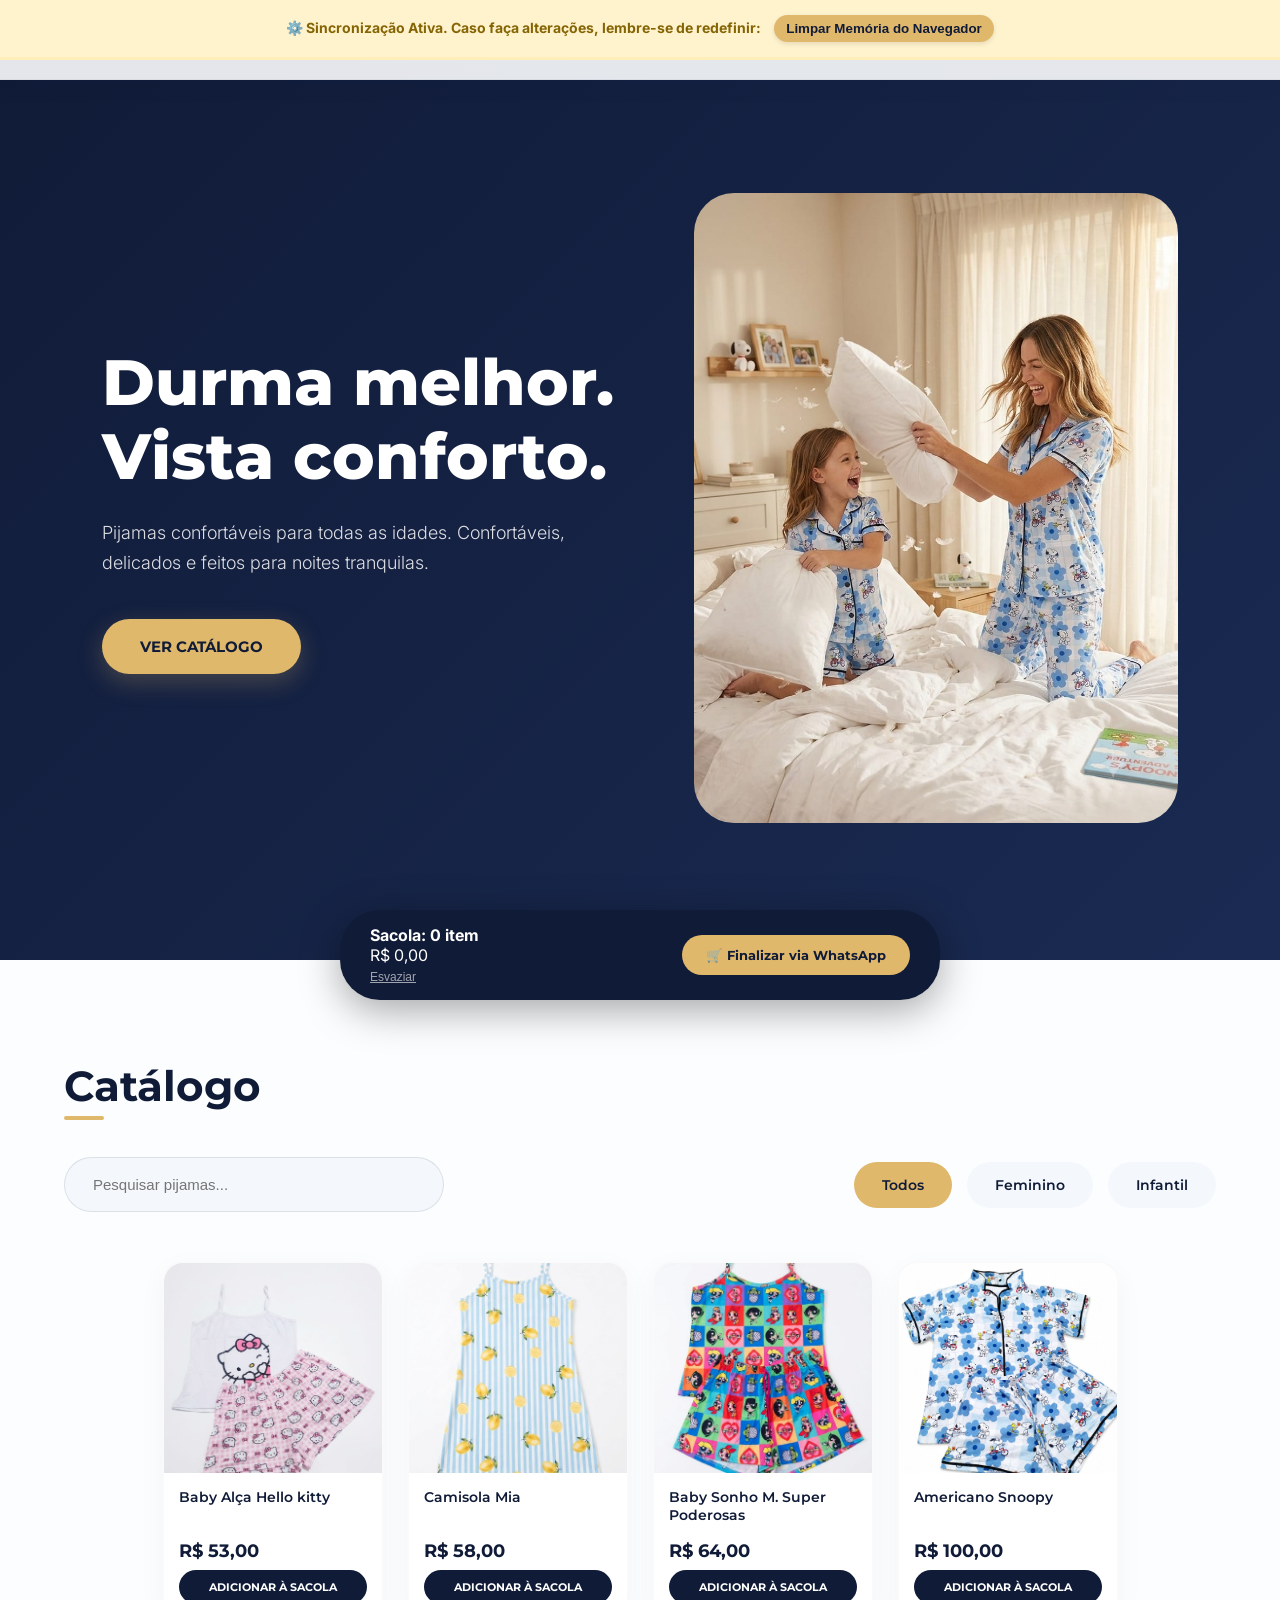
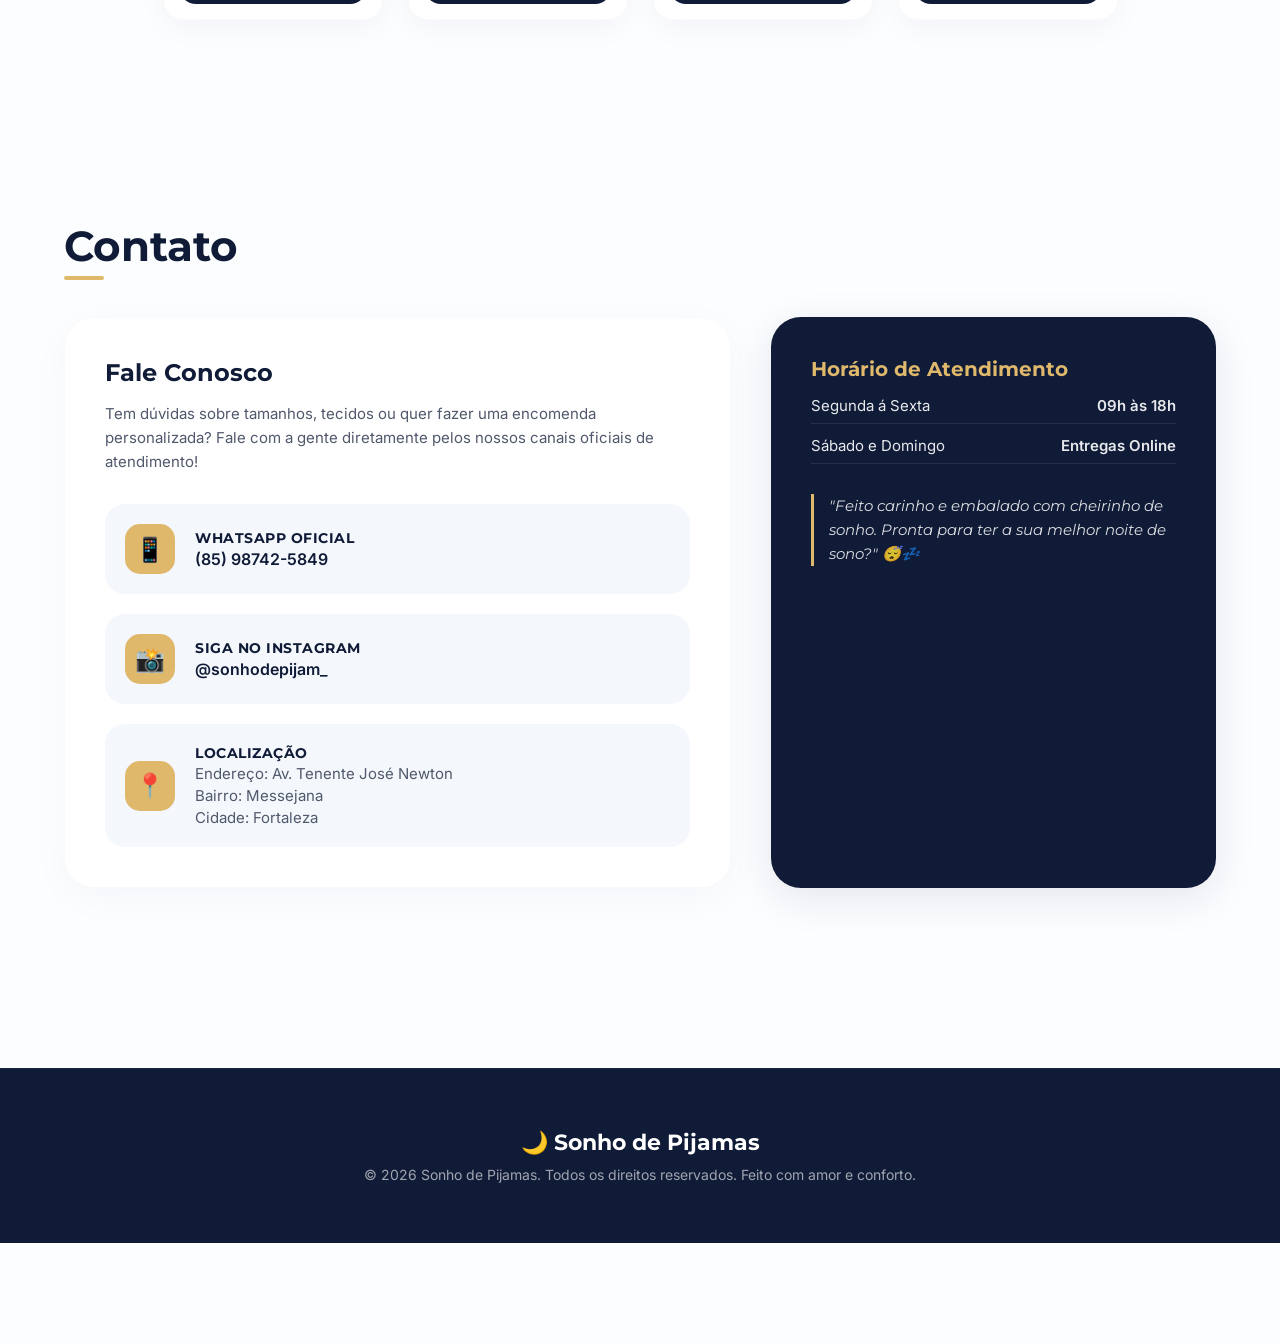
<file: index.html>
<!DOCTYPE html>
<html lang="pt-br">
<head>
    <meta charset="UTF-8">
    <meta name="viewport" content="width=device-width, initial-scale=1">
    <title>Sonho de Pijamas</title>

    <link rel="preconnect" href="https://fonts.googleapis.com">
    <link rel="preconnect" href="https://gstatic.com" crossorigin>
    <link href="https://fonts.googleapis.com/css2?family=Inter:wght@300;400;500;600&family=Montserrat:wght@300;400;500;600;700;800&display=swap" rel="stylesheet">

    <link rel="stylesheet" href="style.css">
</head>
<body>

    <div id="painel-erro">
        ⚙️ Sincronização Ativa. Caso faça alterações, lembre-se de redefinir: <button onclick="forcarLimpezaEletrica()" style="background:#dfb86c; color:#101b37; border:none; padding:6px 12px; cursor:pointer; font-weight:bold; margin-left:10px; border-radius:20px; box-shadow: 0 2px 5px rgba(0,0,0,0.1);">Limpar Memória do Navegador</button>
    </div>

    <header>
        <div class="logo">🌙 Sonho de Pijamas</div>
        <nav>
            <a href="#catalogo">Catálogo</a>
            <a href="#contato">Contato</a>
        </nav>
    </header>

    <section class="hero">
        <div>
            <h1>Durma melhor.<br>Vista conforto.</h1>
            <p>Pijamas confortáveis para todas as idades. Confortáveis, delicados e feitos para noites tranquilas.</p>
            <a class="botao" href="#catalogo">Ver Catálogo</a>
        </div>
        <div>
            <img src="foto 01.jpeg" alt="Pijama">
        </div>
    </section>

    <section class="container" id="catalogo">
        <h2 class="titulo">Catálogo</h2>
        
        <div class="busca">
            <input type="text" id="campo-busca" placeholder="Pesquisar pijamas..." onkeyup="filtrarPijamas()">
            
            <div class="filtros">
                <div class="filtro ativo" onclick="filtrarCategoria('todos', this)">Todos</div>
                <div class="filtro" onclick="filtrarCategoria('feminino', this)">Feminino</div>
                <div class="filtro" onclick="filtrarCategoria('infantil', this)">Infantil</div>
            </div>
        </div>

        <div class="grid" id="grid-produtos"></div>
    </section>

    <section class="container" id="contato">
        <h2 class="titulo">Contato</h2>
        
        <div class="contato-wrapper">
            <div class="contato-info">
                <h3>Fale Conosco</h3>
                <p>Tem dúvidas sobre tamanhos, tecidos ou quer fazer uma encomenda personalizada? Fale com a gente diretamente pelos nossos canais oficiais de atendimento!</p>
                
                <div class="contato-links">
                    <div class="contato-item">
                        <div class="icon">📱</div>
                        <div class="contato-texto">
                            <strong>WhatsApp Oficial</strong>
                            <a href="https://wa.me/5585987425849" target="_blank">(85) 98742-5849</a>
                        </div>
                    </div>

                    <div class="contato-item">
                        <div class="icon">📸</div>
                        <div class="contato-texto">
                            <strong>Siga no Instagram</strong>
                            <a href="https://www.instagram.com/sonhodepijam_?igsh=MXVzcmcxN283OTV3NQ=" target="_blank">@sonhodepijam_</a>
                        </div>
                    </div>

                    <div class="contato-item">
                        <div class="icon">📍</div>
                        <div class="contato-texto">
                            <strong>Localização</strong>
                            <span style="display: block; margin-bottom: 3px;">Endereço: Av. Tenente José Newton</span>
                            <span style="display: block; margin-bottom: 3px;">Bairro: Messejana</span> 
                            <span style="display: block;">Cidade: Fortaleza</span> 
                        </div>
                    </div>
                </div>
            </div>

            <div class="contato-lateral">
                <div>
                    <h3>Horário de Atendimento</h3>
                    <ul class="horarios">
    <li>Segunda á Sexta <span>09h às 18h</span></li>
    <li>Sábado e Domingo<span>Entregas Online</span></li>
</ul>
                
                <div class="mensagem-carinho">
                    "Feito carinho e embalado com cheirinho de sonho. Pronta para ter a sua melhor noite de sono?" 😴💤
                </div>
            </div>
        </div>
    </section>

    <div class="sacola-bar" id="sacola">
        <div class="sacola-info">
            <h4 id="itens-qtd">Sacola: 0 item</h4>
            <p id="total-preco">R$ 0,00</p>
            <button class="limpar-sacola" onclick="limparCarrinho()">Esvaziar</button>
        </div>
        <button class="btn-finalizar" onclick="enviarPedidoWhatsApp()">
            🛒 Finalizar via WhatsApp
        </button>
    </div>

    <footer>
        <h2>🌙 Sonho de Pijamas</h2>
        <p>&copy; 2026 Sonho de Pijamas. Todos os direitos reservados. Feito com amor e conforto.</p>
    </footer>

    <script>
        const TELEFONE_WHATSAPP = "5585987425849"; 
        let carrinho = [];

        const pijamasPadrao = [
            { id: 1, nome: "Baby Alça Hello kitty", preco: 53.00, categoria: "feminino", img: "baby alça (2).jpeg" },
            { id: 2, nome: "Camisola Mia", preco: 58.00, categoria: "feminino", img: "WhatsApp Image 2026-07-15 at 12.56.06.jpeg" },
            { id: 3, nome: "Baby Sonho M. Super Poderosas", preco: 64.00, categoria: "infantil", img: "baby alça.jpeg" },
            { id: 4, nome: "Americano Snoopy", preco: 100.00, categoria: "infantil", img: "babysonho.jpeg.jpeg" }
        ];

        let listaProdutos = [];

        function forcarLimpezaEletrica() {
            localStorage.clear();
            localStorage.setItem('produtos_catalogo', JSON.stringify(pijamasPadrao));
            alert("Memória limpa! Página reiniciada.");
            location.reload();
        }

        // Função de escape para prevenir XSS
        function escapeHTML(str) {
            if (!str) return '';
            return String(str)
                .replace(/&/g, "&amp;")
                .replace(/</g, "&lt;")
                .replace(/>/g, "&gt;")
                .replace(/"/g, "&quot;")
                .replace(/'/g, "&#039;");
        }

        try {
            const dadosLocais = localStorage.getItem('produtos_catalogo');
            if (!dadosLocais || dadosLocais === "undefined" || dadosLocais === "null" || dadosLocais === "[]") {
                localStorage.setItem('produtos_catalogo', JSON.stringify(pijamasPadrao));
                listaProdutos = pijamasPadrao;
            } else {
                listaProdutos = JSON.parse(dadosLocais);
            }
        } catch (e) {
            listaProdutos = pijamasPadrao;
        }

        let filtroCategoriaAtual = 'todos';

        function renderizarCatalogo() {
            const grid = document.getElementById('grid-produtos');
            if (!grid) return;
            
            grid.innerHTML = ""; 

            listaProdutos.forEach(pijama => {
                let cat = pijama.categoria || pijama.category || 'todos';
                cat = cat.toLowerCase().trim();

                grid.innerHTML += `
                    <div class="card" data-category="${escapeHTML(cat)}">
                        <img src="${escapeHTML(pijama.img)}" alt="${escapeHTML(pijama.nome)}" onerror="this.src='https://via.placeholder.com/220x210?text=Imagem'">
                        <div class="info">
                            <h3>${escapeHTML(pijama.nome)}</h3>
                            <div class="preco">R$ ${Number(pijama.preco).toFixed(2).replace('.', ',')}</div>
                            <button class="add-bag" 
                                    data-nome="${escapeHTML(pijama.nome)}" 
                                    data-preco="${pijama.preco}" 
                                    onclick="adicionarAoCarrinhoBtn(this)">
                                Adicionar à Sacola
                            </button>
                        </div>
                    </div>
                `;
            });
            
            aplicarFiltrosCombinados();
        }

        function adicionarAoCarrinhoBtn(btn) {
            const nome = btn.getAttribute('data-nome');
            const preco = parseFloat(btn.getAttribute('data-preco'));
            adicionarAoCarrinho(nome, preco);
        }

        function adicionarAoCarrinho(nome, preco) {
            const itemExistente = carrinho.find(item => item.nome === nome);
            if (itemExistente) { 
                itemExistente.quantidade += 1; 
            } else { 
                carrinho.push({ nome: nome, preco: Number(preco), quantidade: 1 }); 
            }
            atualizarInterfaceSacola();
        }

        function atualizarInterfaceSacola() {
            const sacola = document.getElementById('sacola');
            const itensQtd = document.getElementById('itens-qtd');
            const totalPreco = document.getElementById('total-preco');
            
            if (carrinho.length === 0) { 
                if(sacola) sacola.classList.remove('active'); 
                return; 
            }
            
            let totalItens = 0; 
            let valorTotal = 0;
            
            carrinho.forEach(item => { 
                totalItens += item.quantidade; 
                valorTotal += (item.preco * item.quantidade); 
            });
            
            if(itensQtd) itensQtd.innerText = `Sacola: ${totalItens} ${totalItens === 1 ? 'item' : 'itens'}`;
            if(totalPreco) totalPreco.innerText = `R$ ${valorTotal.toFixed(2).replace('.', ',')}`;
            if(sacola) sacola.classList.add('active');
        }

        function limparCarrinho() { 
            carrinho = []; 
            atualizarInterfaceSacola(); 
        }

        function enviarPedidoWhatsApp() {
            if (carrinho.length === 0) return;
            let mensagem = "Olá, Sonho de Pijamas! Gostaria de encomendar os seguintes produtos:\n\n";
            let valorTotal = 0;
            
            carrinho.forEach(item => {
                valorTotal += item.preco * item.quantidade;
                mensagem += `🔹 *${item.quantidade}x* ${item.nome} - R$ ${item.preco.toFixed(2).replace('.', ',')} cada\n`;
            });
            
            mensagem += `\n*Total do Pedido:* R$ ${valorTotal.toFixed(2).replace('.', ',')}\n\nPode me ajudar a finalizar a compra?`;
            window.open(`https://wa.me/${TELEFONE_WHATSAPP}?text=${encodeURIComponent(mensagem)}`, '_blank');
        }

        function aplicarFiltrosCombinados() {
            const buscaInput = document.getElementById('campo-busca');
            const termoBusca = buscaInput ? buscaInput.value.toLowerCase().trim() : "";
            const cards = document.querySelectorAll('.card');

            cards.forEach(card => {
                const titulo = card.querySelector('.info h3').innerText.toLowerCase();
                const categoriaCard = card.getAttribute('data-category') ? card.getAttribute('data-category').toLowerCase().trim() : "";

                const atendeBusca = titulo.includes(termoBusca);
                const atendeCategoria = (filtroCategoriaAtual === 'todos' || categoriaCard === filtroCategoriaAtual);

                if (atendeBusca && atendeCategoria) {
                    card.classList.remove('escondido');
                } else {
                    card.classList.add('escondido');
                }
            });
        }

        function filtrarPijamas() {
            aplicarFiltrosCombinados();
        }

        function filtrarCategoria(categoria, elementoBotao) {
            document.querySelectorAll('.filtro').forEach(b => b.classList.remove('ativo'));
            if(elementoBotao) elementoBotao.classList.add('ativo');
            
            filtroCategoriaAtual = categoria.toLowerCase().trim();
            aplicarFiltrosCombinados();
        }

        window.onload = function() {
            renderizarCatalogo();
        };
    </script>
</body>
</html>
</file>
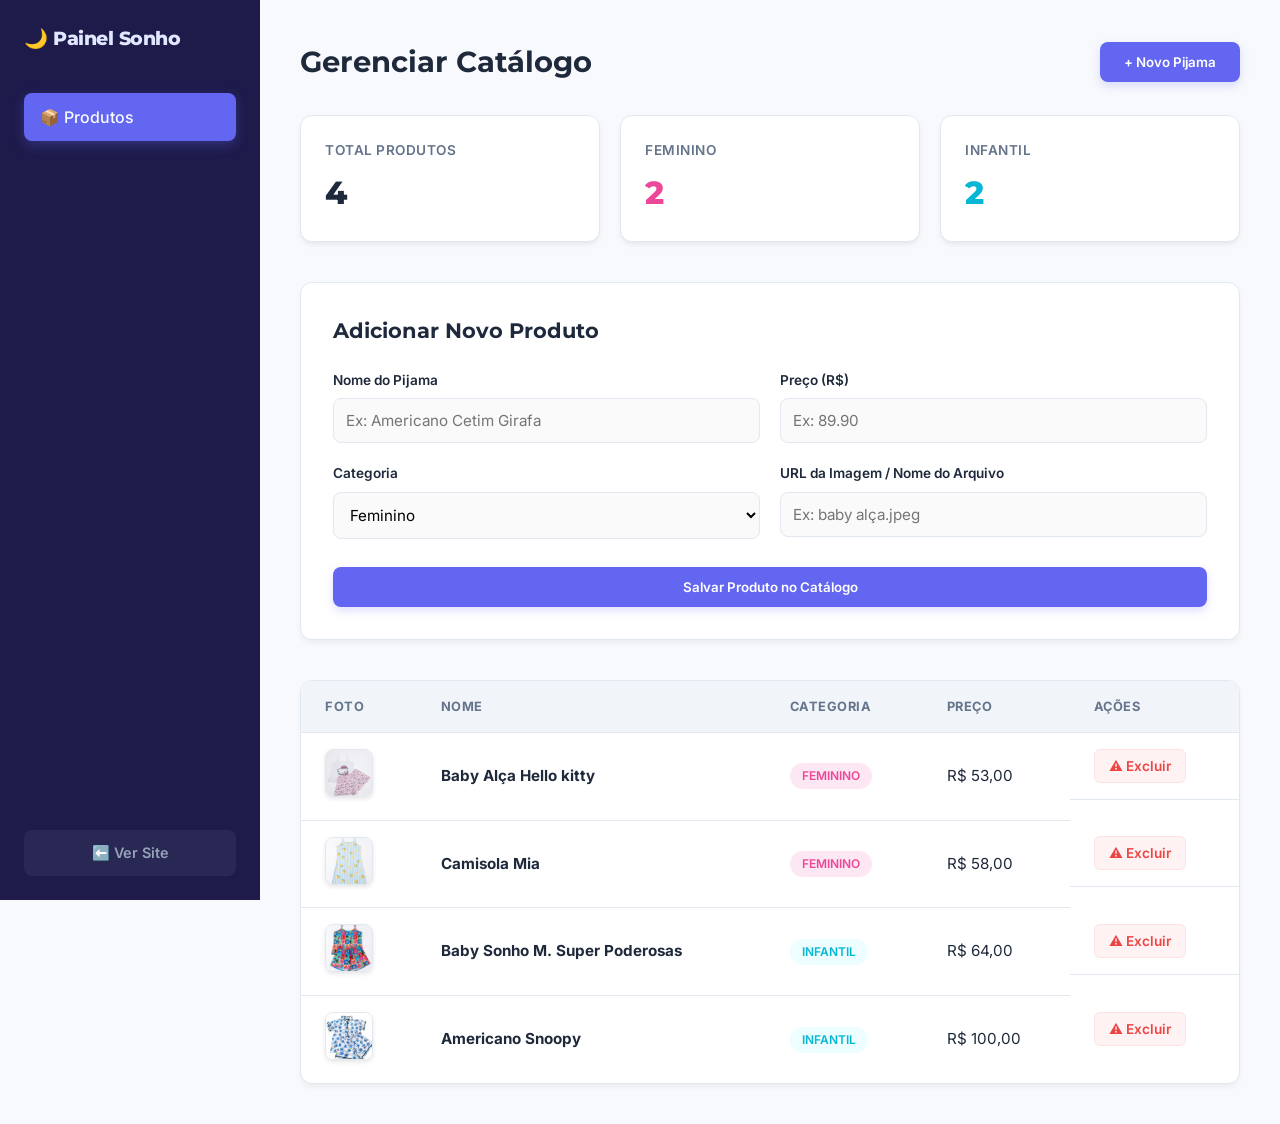
<file: painel do admistrador.html>
<!DOCTYPE html>
<html lang="pt-br">
<head>
    <meta charset="UTF-8">
    <meta name="viewport" content="width=device-width, initial-scale=1.0">
    <title>Painel Admin - Sonho de Pijamas</title>
    <link href="https://fonts.googleapis.com/css2?family=Inter:wght@400;500;600&family=Montserrat:wght@600;700;800&display=swap" rel="stylesheet">
    <link rel="stylesheet" href="admin.css">
</head>
<body>

    <div class="admin-container">
        
        <!-- SIDEBAR -->
        <aside class="sidebar">
            <div class="sidebar-topo">
                <div class="logo-admin">🌙 Painel Sonho</div>
                <ul class="sidebar-menu">
                    <li class="ativo"><a href="#">📦 Produtos</a></li>
                </ul>
            </div>
            <a href="index.html" class="btn-sair">⬅️ Ver Site</a>
        </aside>
        
        <!-- CONTEÚDO PRINCIPAL -->
        <main class="conteudo-principal">
            
            <div class="header-admin">
                <h1>Gerenciar Catálogo</h1>
                <button class="btn-primary" onclick="document.getElementById('cadastro').scrollIntoView({behavior: 'smooth'})">+ Novo Pijama</button>
            </div>

            <!-- ESTATÍSTICAS RÁPIDAS -->
            <div class="cards-resumo">
                <div class="card-mini"><p>Total Produtos</p><span id="qtd-total">0</span></div>
                <div class="card-mini"><p>Feminino</p><span id="qtd-fem">0</span></div>
                <div class="card-mini"><p>Infantil</p><span id="qtd-inf">0</span></div>
            </div>

            <!-- FORMULÁRIO DE CADASTRO -->
            <section class="secao-cadastro" id="cadastro">
                <h2>Adicionar Novo Produto</h2>
                <form class="form-grid" id="form-produto">
                    <div class="form-grupo">
                        <label>Nome do Pijama</label>
                        <input type="text" id="prod-nome" placeholder="Ex: Americano Cetim Girafa" required>
                    </div>
                    <div class="form-grupo">
                        <label>Preço (R$)</label>
                        <input type="number" step="0.01" min="0" id="prod-preco" placeholder="Ex: 89.90" required>
                    </div>
                    <div class="form-grupo">
                        <label>Categoria</label>
                        <select id="prod-categoria">
                            <option value="feminino">Feminino</option>
                            <option value="infantil">Infantil</option>
                        </select>
                    </div>
                    <div class="form-grupo">
                        <label>URL da Imagem / Nome do Arquivo</label>
                        <input type="text" id="prod-img" placeholder="Ex: baby alça.jpeg" required>
                    </div>
                    <div class="form-grupo total">
                        <button type="submit" class="btn-primary">Salvar Produto no Catálogo</button>
                    </div>
                </form>
            </section>

            <!-- LISTAGEM ATUAL -->
            <section class="secao-tabela">
                <div class="tabela-wrapper">
                    <table>
                        <thead>
                            <tr>
                                <th>Foto</th>
                                <th>Nome</th>
                                <th>Categoria</th>
                                <th>Preço</th>
                                <th>Ações</th>
                            </tr>
                        </thead>
                        <tbody id="tabela-produtos">
                            <!-- Injetado dinamicamente -->
                        </tbody>
                    </table>
                </div>
            </section>

        </main>
    </div>

    <script src="admin.js"></script>

</body>
</html>
</file>
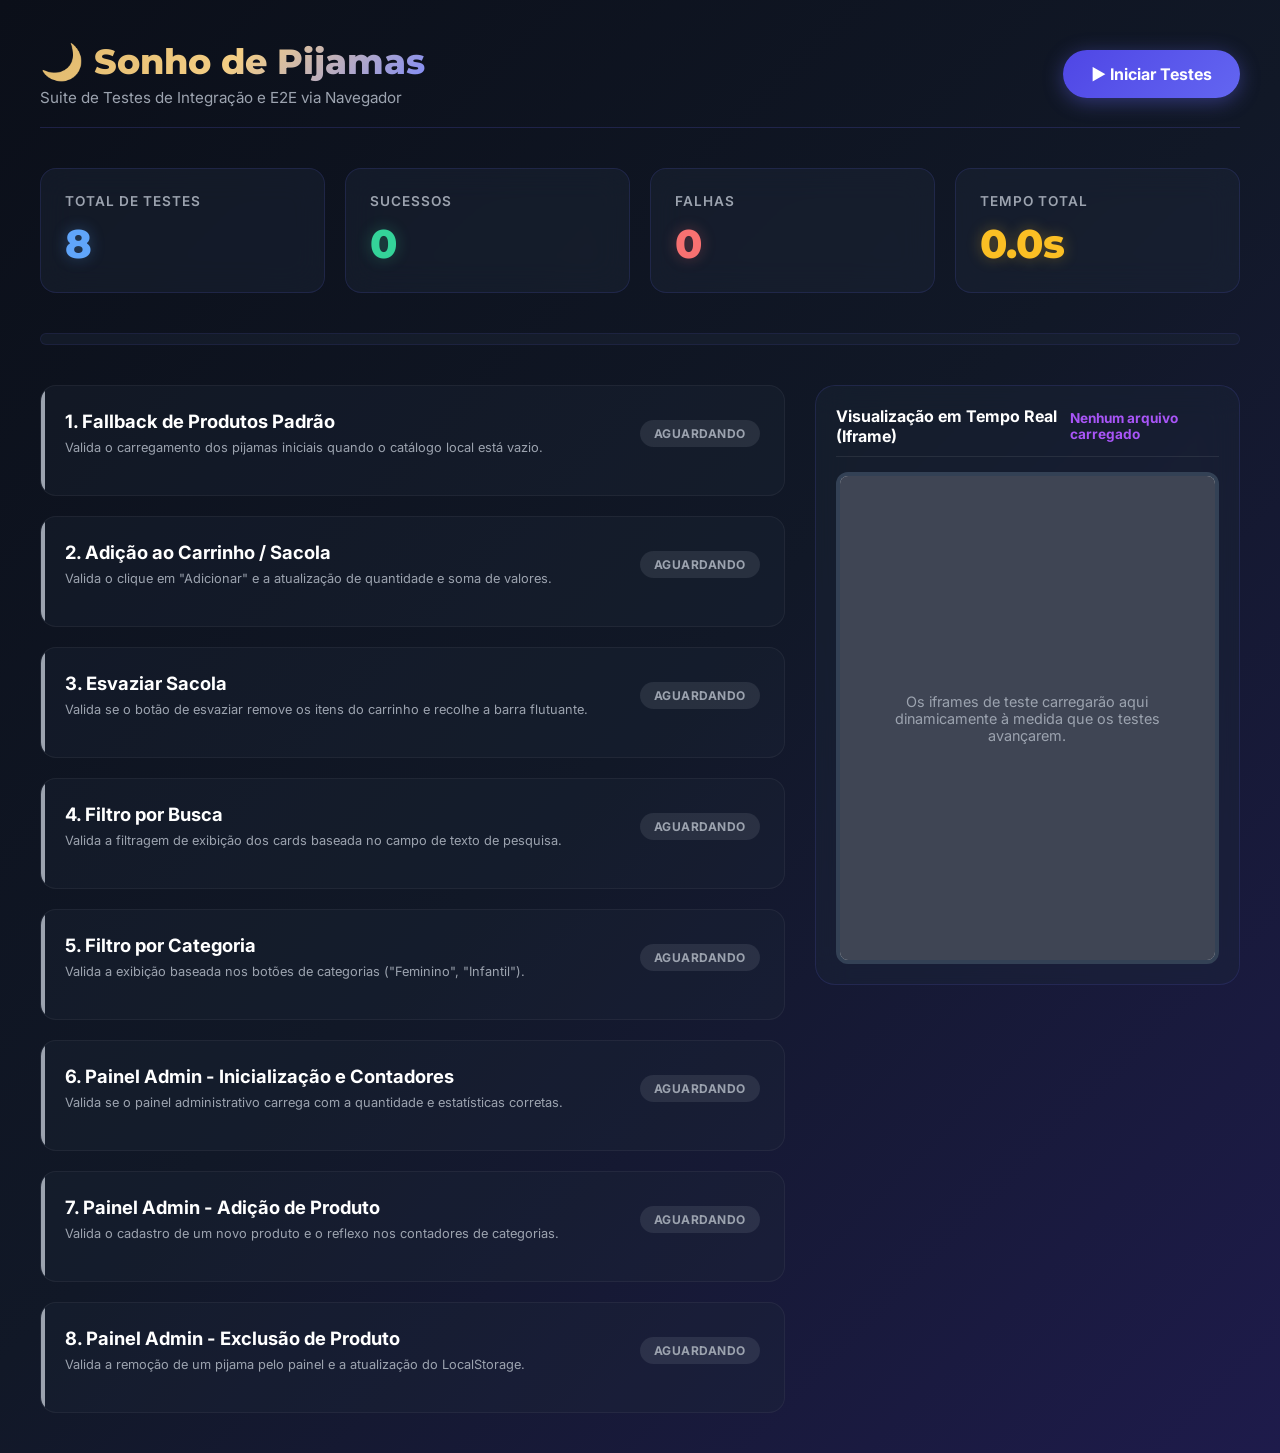
<file: testes.html>
<!DOCTYPE html>
<html lang="pt-br">
<head>
    <meta charset="UTF-8">
    <meta name="viewport" content="width=device-width, initial-scale=1.0">
    <title>Painel de Testes Automatizados - Sonho de Pijamas</title>
    <link href="https://fonts.googleapis.com/css2?family=Inter:wght@300;400;500;600;700&family=Montserrat:wght@700;800&display=swap" rel="stylesheet">
    <style>
        * {
            margin: 0;
            padding: 0;
            box-sizing: border-box;
            font-family: 'Inter', sans-serif;
        }

        body {
            background: linear-gradient(135deg, #0b0f19 0%, #111827 50%, #1e1b4b 100%);
            color: #f3f4f6;
            min-height: 100vh;
            padding: 40px 20px;
            overflow-y: scroll;
        }

        /* SCROLLBAR */
        ::-webkit-scrollbar {
            width: 8px;
        }
        ::-webkit-scrollbar-track {
            background: #0f172a;
        }
        ::-webkit-scrollbar-thumb {
            background: #6366f1;
            border-radius: 4px;
        }
        ::-webkit-scrollbar-thumb:hover {
            background: #4f46e5;
        }

        .dashboard {
            max-width: 1200px;
            margin: 0 auto;
        }

        header {
            display: flex;
            justify-content: space-between;
            align-items: center;
            margin-bottom: 40px;
            border-bottom: 1px solid rgba(99, 102, 241, 0.2);
            padding-bottom: 20px;
        }

        .logo-area h1 {
            font-family: 'Montserrat', sans-serif;
            font-size: 2.2rem;
            font-weight: 800;
            background: linear-gradient(135deg, #dfb86c 0%, #f4ce84 50%, #818cf8 100%);
            -webkit-background-clip: text;
            -webkit-text-fill-color: transparent;
            margin-bottom: 5px;
        }

        .logo-area p {
            color: #9ca3af;
            font-size: 0.95rem;
        }

        .btn-run {
            background: linear-gradient(135deg, #4f46e5 0%, #6366f1 100%);
            color: white;
            border: none;
            padding: 14px 28px;
            border-radius: 50px;
            font-weight: 700;
            cursor: pointer;
            box-shadow: 0 4px 20px rgba(99, 102, 241, 0.4);
            transition: all 0.3s cubic-bezier(0.175, 0.885, 0.32, 1.275);
            display: flex;
            align-items: center;
            gap: 10px;
            font-size: 1rem;
        }

        .btn-run:hover {
            transform: scale(1.05) translateY(-2px);
            box-shadow: 0 8px 25px rgba(99, 102, 241, 0.6);
        }

        .btn-run:active {
            transform: scale(0.98);
        }

        /* ESTATÍSTICAS */
        .resumo-grid {
            display: grid;
            grid-template-columns: repeat(auto-fit, minmax(220px, 1fr));
            gap: 20px;
            margin-bottom: 40px;
        }

        .card-stat {
            background: rgba(30, 41, 59, 0.4);
            border: 1px solid rgba(99, 102, 241, 0.15);
            backdrop-filter: blur(16px);
            border-radius: 16px;
            padding: 24px;
            display: flex;
            flex-direction: column;
            justify-content: space-between;
            transition: all 0.3s;
        }

        .card-stat:hover {
            transform: translateY(-4px);
            border-color: rgba(99, 102, 241, 0.3);
            background: rgba(30, 41, 59, 0.65);
        }

        .card-stat p {
            font-size: 0.85rem;
            font-weight: 600;
            color: #9ca3af;
            text-transform: uppercase;
            letter-spacing: 1px;
            margin-bottom: 10px;
        }

        .card-stat span {
            font-size: 2.5rem;
            font-weight: 800;
            font-family: 'Montserrat', sans-serif;
        }

        .card-stat.sucesso span {
            color: #34d399;
            text-shadow: 0 0 15px rgba(52, 211, 153, 0.3);
        }

        .card-stat.falha span {
            color: #f87171;
            text-shadow: 0 0 15px rgba(248, 113, 113, 0.3);
        }

        .card-stat.total span {
            color: #60a5fa;
            text-shadow: 0 0 15px rgba(96, 165, 250, 0.3);
        }

        .card-stat.tempo span {
            color: #fbbf24;
            text-shadow: 0 0 15px rgba(251, 191, 36, 0.3);
        }

        /* PROGRESSO */
        .progress-bar-wrapper {
            background: rgba(30, 41, 59, 0.4);
            border: 1px solid rgba(99, 102, 241, 0.1);
            border-radius: 50px;
            height: 12px;
            margin-bottom: 40px;
            overflow: hidden;
            position: relative;
        }

        .progress-bar {
            width: 0%;
            height: 100%;
            background: linear-gradient(90deg, #6366f1 0%, #a855f7 50%, #34d399 100%);
            transition: width 0.4s ease;
            border-radius: 50px;
        }

        /* CONTEÚDO EM GRID (TESTES + PREVIEW) */
        .main-layout {
            display: grid;
            grid-template-columns: 1.4fr 0.8fr;
            gap: 30px;
        }

        @media(max-width: 900px) {
            .main-layout {
                grid-template-columns: 1fr;
            }
        }

        /* LISTA DOS TESTES */
        .lista-testes {
            display: flex;
            flex-direction: column;
            gap: 20px;
        }

        .teste-item {
            background: rgba(30, 41, 59, 0.3);
            border: 1px solid rgba(255, 255, 255, 0.05);
            border-radius: 16px;
            padding: 24px;
            transition: all 0.3s;
            position: relative;
            overflow: hidden;
        }

        .teste-item::before {
            content: '';
            position: absolute;
            left: 0;
            top: 0;
            bottom: 0;
            width: 4px;
            background: #9ca3af;
        }

        .teste-item.running::before {
            background: #60a5fa;
            animation: pulse-border 1.5s infinite;
        }

        .teste-item.passed::before {
            background: #34d399;
        }

        .teste-item.failed::before {
            background: #f87171;
        }

        @keyframes pulse-border {
            0% { opacity: 0.4; }
            50% { opacity: 1; }
            100% { opacity: 0.4; }
        }

        .teste-header {
            display: flex;
            justify-content: space-between;
            align-items: center;
            margin-bottom: 15px;
        }

        .teste-info h3 {
            font-size: 1.15rem;
            font-weight: 700;
            color: #ffffff;
            margin-bottom: 4px;
        }

        .teste-info span {
            font-size: 0.8rem;
            color: #9ca3af;
        }

        .badge {
            padding: 6px 14px;
            border-radius: 30px;
            font-size: 0.75rem;
            font-weight: 700;
            text-transform: uppercase;
            letter-spacing: 0.5px;
        }

        .badge.waiting { background: rgba(156, 163, 175, 0.15); color: #9ca3af; }
        .badge.running { background: rgba(96, 165, 250, 0.15); color: #60a5fa; animation: pulse-text 1.5s infinite; }
        .badge.passed { background: rgba(52, 211, 153, 0.15); color: #34d399; }
        .badge.failed { background: rgba(248, 113, 113, 0.15); color: #f87171; }

        @keyframes pulse-text {
            0% { opacity: 0.7; }
            50% { opacity: 1; }
            100% { opacity: 0.7; }
        }

        /* DETALHES DE ASSERÇÕES */
        .assercoes-list {
            list-style: none;
            display: flex;
            flex-direction: column;
            gap: 8px;
            margin-top: 10px;
            border-top: 1px solid rgba(255, 255, 255, 0.05);
            padding-top: 15px;
        }

        .assercoes-list li {
            font-size: 0.9rem;
            display: flex;
            align-items: flex-start;
            gap: 10px;
            line-height: 1.4;
        }

        .assercoes-list li.ok {
            color: #a7f3d0;
        }

        .assercoes-list li.err {
            color: #fca5a5;
            font-weight: 500;
        }

        .assercoes-list li .icon {
            font-size: 1rem;
        }

        .assercoes-list li.ok .icon { color: #34d399; }
        .assercoes-list li.err .icon { color: #f87171; }

        /* PREVIEW IFRAME */
        .preview-area {
            position: sticky;
            top: 40px;
            background: rgba(30, 41, 59, 0.35);
            border: 1px solid rgba(99, 102, 241, 0.15);
            border-radius: 20px;
            padding: 20px;
            backdrop-filter: blur(16px);
            display: flex;
            flex-direction: column;
            height: 600px;
        }

        .preview-header {
            display: flex;
            justify-content: space-between;
            align-items: center;
            margin-bottom: 15px;
            border-bottom: 1px solid rgba(255, 255, 255, 0.08);
            padding-bottom: 10px;
        }

        .preview-header h3 {
            font-size: 1rem;
            font-weight: 700;
            color: #ffffff;
        }

        .preview-device {
            width: 100%;
            flex-grow: 1;
            background: #1e293b;
            border-radius: 12px;
            overflow: hidden;
            border: 4px solid #334155;
            position: relative;
        }

        .preview-device iframe {
            width: 100%;
            height: 100%;
            border: none;
            background: white;
        }

        .preview-overlay {
            position: absolute;
            top: 0;
            left: 0;
            right: 0;
            bottom: 0;
            background: rgba(15, 23, 42, 0.8);
            display: flex;
            align-items: center;
            justify-content: center;
            text-align: center;
            font-size: 0.9rem;
            color: #9ca3af;
            padding: 20px;
            pointer-events: none;
            transition: opacity 0.3s;
        }

        .preview-overlay.hidden {
            opacity: 0;
        }
    </style>
</head>
<body>

    <div class="dashboard">
        
        <header>
            <div class="logo-area">
                <h1>🌙 Sonho de Pijamas</h1>
                <p>Suite de Testes de Integração e E2E via Navegador</p>
            </div>
            <button class="btn-run" id="btn-run" onclick="iniciarTestes()">
                ▶️ Iniciar Testes
            </button>
        </header>

        <!-- CARDS DE ESTATÍSTICA -->
        <div class="resumo-grid">
            <div class="card-stat total">
                <p>Total de Testes</p>
                <span id="stat-total">8</span>
            </div>
            <div class="card-stat sucesso">
                <p>Sucessos</p>
                <span id="stat-sucesso">0</span>
            </div>
            <div class="card-stat falha">
                <p>Falhas</p>
                <span id="stat-falha">0</span>
            </div>
            <div class="card-stat tempo">
                <p>Tempo Total</p>
                <span id="stat-tempo">0.0s</span>
            </div>
        </div>

        <!-- BARRA DE PROGRESSO -->
        <div class="progress-bar-wrapper">
            <div class="progress-bar" id="progress-bar"></div>
        </div>

        <!-- LAYOUT DE CONTEÚDO -->
        <div class="main-layout">
            
            <!-- LISTAGEM DOS TESTES -->
            <div class="lista-testes" id="lista-testes">
                
                <!-- TESTE 1 -->
                <div class="teste-item" id="t-1">
                    <div class="teste-header">
                        <div class="teste-info">
                            <h3>1. Fallback de Produtos Padrão</h3>
                            <span>Valida o carregamento dos pijamas iniciais quando o catálogo local está vazio.</span>
                        </div>
                        <span class="badge waiting" id="badge-1">Aguardando</span>
                    </div>
                    <ul class="assercoes-list" id="assertions-1" style="display: none;"></ul>
                </div>

                <!-- TESTE 2 -->
                <div class="teste-item" id="t-2">
                    <div class="teste-header">
                        <div class="teste-info">
                            <h3>2. Adição ao Carrinho / Sacola</h3>
                            <span>Valida o clique em "Adicionar" e a atualização de quantidade e soma de valores.</span>
                        </div>
                        <span class="badge waiting" id="badge-2">Aguardando</span>
                    </div>
                    <ul class="assercoes-list" id="assertions-2" style="display: none;"></ul>
                </div>

                <!-- TESTE 3 -->
                <div class="teste-item" id="t-3">
                    <div class="teste-header">
                        <div class="teste-info">
                            <h3>3. Esvaziar Sacola</h3>
                            <span>Valida se o botão de esvaziar remove os itens do carrinho e recolhe a barra flutuante.</span>
                        </div>
                        <span class="badge waiting" id="badge-3">Aguardando</span>
                    </div>
                    <ul class="assercoes-list" id="assertions-3" style="display: none;"></ul>
                </div>

                <!-- TESTE 4 -->
                <div class="teste-item" id="t-4">
                    <div class="teste-header">
                        <div class="teste-info">
                            <h3>4. Filtro por Busca</h3>
                            <span>Valida a filtragem de exibição dos cards baseada no campo de texto de pesquisa.</span>
                        </div>
                        <span class="badge waiting" id="badge-4">Aguardando</span>
                    </div>
                    <ul class="assercoes-list" id="assertions-4" style="display: none;"></ul>
                </div>

                <!-- TESTE 5 -->
                <div class="teste-item" id="t-5">
                    <div class="teste-header">
                        <div class="teste-info">
                            <h3>5. Filtro por Categoria</h3>
                            <span>Valida a exibição baseada nos botões de categorias ("Feminino", "Infantil").</span>
                        </div>
                        <span class="badge waiting" id="badge-5">Aguardando</span>
                    </div>
                    <ul class="assercoes-list" id="assertions-5" style="display: none;"></ul>
                </div>

                <!-- TESTE 6 -->
                <div class="teste-item" id="t-6">
                    <div class="teste-header">
                        <div class="teste-info">
                            <h3>6. Painel Admin - Inicialização e Contadores</h3>
                            <span>Valida se o painel administrativo carrega com a quantidade e estatísticas corretas.</span>
                        </div>
                        <span class="badge waiting" id="badge-6">Aguardando</span>
                    </div>
                    <ul class="assercoes-list" id="assertions-6" style="display: none;"></ul>
                </div>

                <!-- TESTE 7 -->
                <div class="teste-item" id="t-7">
                    <div class="teste-header">
                        <div class="teste-info">
                            <h3>7. Painel Admin - Adição de Produto</h3>
                            <span>Valida o cadastro de um novo produto e o reflexo nos contadores de categorias.</span>
                        </div>
                        <span class="badge waiting" id="badge-7">Aguardando</span>
                    </div>
                    <ul class="assercoes-list" id="assertions-7" style="display: none;"></ul>
                </div>

                <!-- TESTE 8 -->
                <div class="teste-item" id="t-8">
                    <div class="teste-header">
                        <div class="teste-info">
                            <h3>8. Painel Admin - Exclusão de Produto</h3>
                            <span>Valida a remoção de um pijama pelo painel e a atualização do LocalStorage.</span>
                        </div>
                        <span class="badge waiting" id="badge-8">Aguardando</span>
                    </div>
                    <ul class="assercoes-list" id="assertions-8" style="display: none;"></ul>
                </div>

            </div>

            <!-- PREVIEW AREA -->
            <div class="preview-area">
                <div class="preview-header">
                    <h3>Visualização em Tempo Real (Iframe)</h3>
                    <span id="preview-filename" style="font-size: 0.85rem; color: #a855f7; font-weight: bold;">Nenhum arquivo carregado</span>
                </div>
                <div class="preview-device">
                    <div class="preview-overlay" id="preview-overlay">
                        Os iframes de teste carregarão aqui dinamicamente à medida que os testes avançarem.
                    </div>
                    <iframe id="test-iframe"></iframe>
                </div>
            </div>

        </div>

    </div>

    <script>
        // ESTADO GLOBAL DO RUNNER
        let testRunning = false;
        let sucessos = 0;
        let falhas = 0;
        const totalTestes = 8;
        let tempoInicio = 0;

        function updateProgress(index) {
            const pct = (index / totalTestes) * 100;
            document.getElementById('progress-bar').style.width = pct + '%';
        }

        function setBadge(id, status, text) {
            const badge = document.getElementById(`badge-${id}`);
            const item = document.getElementById(`t-${id}`);
            badge.className = `badge ${status}`;
            badge.innerText = text;

            item.className = `teste-item ${status}`;
        }

        function logAssertion(id, ok, msg) {
            const ul = document.getElementById(`assertions-${id}`);
            ul.style.display = 'flex';
            const li = document.createElement('li');
            li.className = ok ? 'ok' : 'err';
            li.innerHTML = `<span class="icon">${ok ? '✔️' : '❌'}</span> ${msg}`;
            ul.appendChild(li);
        }

        function clearAssertions(id) {
            const ul = document.getElementById(`assertions-${id}`);
            ul.innerHTML = '';
            ul.style.display = 'none';
        }

        // CARREGA UM IFRAME E RETORNA UMA PROMESSA
        function loadIframe(url) {
            return new Promise((resolve) => {
                const overlay = document.getElementById('preview-overlay');
                overlay.className = 'preview-overlay hidden';
                
                const filenameSpan = document.getElementById('preview-filename');
                filenameSpan.innerText = url;

                const iframe = document.getElementById('test-iframe');
                iframe.src = url;
                iframe.onload = () => {
                    // Delay curto para garantir execução de scripts internos
                    setTimeout(() => {
                        resolve({
                            win: iframe.contentWindow,
                            doc: iframe.contentDocument
                        });
                    }, 300);
                };
            });
        }

        // EXECUÇÃO DA SUÍTE
        async function iniciarTestes() {
            if (testRunning) return;
            testRunning = true;
            sucessos = 0;
            falhas = 0;
            
            document.getElementById('btn-run').innerText = "⏳ Rodando Testes...";
            document.getElementById('btn-run').style.opacity = 0.6;
            document.getElementById('btn-run').disabled = true;

            document.getElementById('stat-sucesso').innerText = "0";
            document.getElementById('stat-falha').innerText = "0";
            document.getElementById('stat-tempo').innerText = "0.0s";
            
            tempoInicio = performance.now();
            updateProgress(0);

            for (let i = 1; i <= totalTestes; i++) {
                setBadge(i, 'waiting', 'Aguardando');
                clearAssertions(i);
            }

            try {
                // TESTE 1: Fallback de Produtos Padrão
                await rodarTeste1();
                updateProgress(1);

                // TESTE 2: Adição ao Carrinho
                await rodarTeste2();
                updateProgress(2);

                // TESTE 3: Esvaziar Sacola
                await rodarTeste3();
                updateProgress(3);

                // TESTE 4: Filtro por Busca
                await rodarTeste4();
                updateProgress(4);

                // TESTE 5: Filtro por Categoria
                await rodarTeste5();
                updateProgress(5);

                // TESTE 6: Painel Admin - Estatísticas
                await rodarTeste6();
                updateProgress(6);

                // TESTE 7: Painel Admin - Adição
                await rodarTeste7();
                updateProgress(7);

                // TESTE 8: Painel Admin - Exclusão
                await rodarTeste8();
                updateProgress(8);

            } catch (e) {
                console.error("Erro fatal durante a suíte de testes:", e);
            } finally {
                const tempoTotal = ((performance.now() - tempoInicio) / 1000).toFixed(1);
                document.getElementById('stat-tempo').innerText = `${tempoTotal}s`;
                document.getElementById('btn-run').innerText = "▶️ Iniciar Testes";
                document.getElementById('btn-run').style.opacity = 1;
                document.getElementById('btn-run').disabled = false;
                testRunning = false;
            }
        }

        // ==========================================
        // IMPLEMENTAÇÕES ESPECÍFICAS DOS CASOS DE TESTE
        // ==========================================

        async function rodarTeste1() {
            setBadge(1, 'running', 'Executando');
            let testeOk = true;

            // Limpa o localStorage para validar o fallback de pijamas padrão
            localStorage.clear();
            
            const { win, doc } = await loadIframe('index.html');

            // Asserção A: Verificação dos dados em localStorage
            const localData = JSON.parse(win.localStorage.getItem('produtos_catalogo'));
            if (localData && localData.length === 4) {
                logAssertion(1, true, "produtos_catalogo criado no LocalStorage com 4 produtos padrão.");
            } else {
                logAssertion(1, false, "produtos_catalogo não encontrado ou com tamanho incorreto.");
                testeOk = false;
            }

            // Asserção B: Renderização no DOM
            const cards = doc.querySelectorAll('.grid .card');
            if (cards.length === 4) {
                logAssertion(1, true, "Renderizou 4 cards de produtos no DOM do catálogo.");
            } else {
                logAssertion(1, false, `Esperava renderizar 4 cards no DOM, encontrou ${cards.length}.`);
                testeOk = false;
            }

            // Asserção C: Título de um produto
            const primeiroNome = cards[0].querySelector('.info h3').innerText;
            if (primeiroNome === "Baby Alça Hello kitty") {
                logAssertion(1, true, "Primeiro produto corresponde ao padrão: 'Baby Alça Hello kitty'.");
            } else {
                logAssertion(1, false, `Título do primeiro card incorreto: '${primeiroNome}'.`);
                testeOk = false;
            }

            finalizarTeste(1, testeOk);
        }

        async function rodarTeste2() {
            setBadge(2, 'running', 'Executando');
            let testeOk = true;

            const { win, doc } = await loadIframe('index.html');

            const botoesAdd = doc.querySelectorAll('.card .add-bag');
            if (botoesAdd.length > 0) {
                // Clique 1: Adicionar o primeiro pijama (R$ 53,00)
                botoesAdd[0].click();
                
                if (win.carrinho.length === 1 && win.carrinho[0].quantidade === 1) {
                    logAssertion(2, true, "Adicionado com sucesso na array carrinho (1 item, qtd 1).");
                } else {
                    logAssertion(2, false, "Array carrinho inválido após clique.");
                    testeOk = false;
                }

                // Verifica sacola visível e dados textuais
                const sacola = doc.getElementById('sacola');
                const itensQtdText = doc.getElementById('itens-qtd').innerText;
                const totalPrecoText = doc.getElementById('total-preco').innerText;

                if (sacola.classList.contains('active') && itensQtdText.includes("1 item") && totalPrecoText.includes("53,00")) {
                    logAssertion(2, true, "Interface da sacola ativada e mostrando: R$ 53,00 (1 item).");
                } else {
                    logAssertion(2, false, `Interface da sacola inválida. Qtd: '${itensQtdText}', Preço: '${totalPrecoText}', Classes: ${sacola.className}`);
                    testeOk = false;
                }

                // Clique 2: Adicionar o mesmo pijama de novo
                botoesAdd[0].click();
                if (win.carrinho[0].quantidade === 2) {
                    logAssertion(2, true, "Incrementou a quantidade do mesmo pijama para 2.");
                } else {
                    logAssertion(2, false, `Quantidade não incrementou. Valor: ${win.carrinho[0].quantidade}`);
                    testeOk = false;
                }

                const totalPrecoText2 = doc.getElementById('total-preco').innerText;
                if (totalPrecoText2.includes("106,00")) {
                    logAssertion(2, true, "Preço total atualizado na sacola para R$ 106,00.");
                } else {
                    logAssertion(2, false, `Preço total incorreto na sacola: ${totalPrecoText2}`);
                    testeOk = false;
                }
            } else {
                logAssertion(2, false, "Não foi possível encontrar o botão 'Adicionar à Sacola'.");
                testeOk = false;
            }

            finalizarTeste(2, testeOk);
        }

        async function rodarTeste3() {
            setBadge(3, 'running', 'Executando');
            let testeOk = true;

            const { win, doc } = await loadIframe('index.html');
            
            // Adiciona item primeiro
            const botoesAdd = doc.querySelectorAll('.card .add-bag');
            botoesAdd[0].click();

            // Esvazia
            const botaoLimpar = doc.querySelector('.limpar-sacola');
            if (botaoLimpar) {
                botaoLimpar.click();
                
                if (win.carrinho.length === 0) {
                    logAssertion(3, true, "Array carrinho esvaziado com sucesso.");
                } else {
                    logAssertion(3, false, "Array carrinho não foi limpo.");
                    testeOk = false;
                }

                const sacola = doc.getElementById('sacola');
                if (!sacola.classList.contains('active')) {
                    logAssertion(3, true, "Sacola oculta da tela (recolhida).");
                } else {
                    logAssertion(3, false, "Sacola continuou visível (ativa).");
                    testeOk = false;
                }
            } else {
                logAssertion(3, false, "Botão 'Esvaziar' não encontrado.");
                testeOk = false;
            }

            finalizarTeste(3, testeOk);
        }

        async function rodarTeste4() {
            setBadge(4, 'running', 'Executando');
            let testeOk = true;

            const { win, doc } = await loadIframe('index.html');

            const campoBusca = doc.getElementById('campo-busca');
            if (campoBusca) {
                campoBusca.value = "Mia";
                win.filtrarPijamas(); // executa função de filtro

                const cardsVisiveis = Array.from(doc.querySelectorAll('.grid .card')).filter(card => !card.classList.contains('escondido'));
                const cardsEscondidos = Array.from(doc.querySelectorAll('.grid .card')).filter(card => card.classList.contains('escondido'));

                if (cardsVisiveis.length === 1) {
                    logAssertion(4, true, "Encontrou exatamente 1 pijama visível para o termo de pesquisa 'Mia'.");
                } else {
                    logAssertion(4, false, `Esperava 1 pijama visível, mas encontrou ${cardsVisiveis.length}`);
                    testeOk = false;
                }

                if (cardsEscondidos.length === 3) {
                    logAssertion(4, true, "Escondeu com sucesso os outros 3 pijamas.");
                } else {
                    logAssertion(4, false, `Esperava 3 pijamas escondidos, encontrou ${cardsEscondidos.length}`);
                    testeOk = false;
                }

                const nomeVisivel = cardsVisiveis[0].querySelector('.info h3').innerText;
                if (nomeVisivel.includes("Mia")) {
                    logAssertion(4, true, `O produto visível corresponde a pesquisa: '${nomeVisivel}'`);
                } else {
                    logAssertion(4, false, `O card exibido está errado: '${nomeVisivel}'`);
                    testeOk = false;
                }
            } else {
                logAssertion(4, false, "Input de busca não encontrado.");
                testeOk = false;
            }

            finalizarTeste(4, testeOk);
        }

        async function rodarTeste5() {
            setBadge(5, 'running', 'Executando');
            let testeOk = true;

            const { win, doc } = await loadIframe('index.html');

            // Executa filtro por categoria "infantil"
            win.filtrarCategoria('infantil', null);

            const cardsVisiveis = Array.from(doc.querySelectorAll('.grid .card')).filter(card => !card.classList.contains('escondido'));
            const cardsEscondidos = Array.from(doc.querySelectorAll('.grid .card')).filter(card => card.classList.contains('escondido'));

            if (cardsVisiveis.length === 2 && cardsEscondidos.length === 2) {
                logAssertion(5, true, "Divisão correta de categorias: 2 visíveis (infantis) e 2 escondidas (femininas).");
            } else {
                logAssertion(5, false, `Divisão incorreta. Visíveis: ${cardsVisiveis.length}, Escondidas: ${cardsEscondidos.length}`);
                testeOk = false;
            }

            // Verifica se todos os visíveis realmente possuem data-category = infantil
            let todosInfantis = true;
            cardsVisiveis.forEach(card => {
                if (card.getAttribute('data-category') !== 'infantil') {
                    todosInfantis = false;
                }
            });

            if (todosInfantis) {
                logAssertion(5, true, "Todos os cards exibidos possuem o atributo data-category='infantil'.");
            } else {
                logAssertion(5, false, "Um ou mais cards visíveis pertencem a outra categoria.");
                testeOk = false;
            }

            finalizarTeste(5, testeOk);
        }

        async function rodarTeste6() {
            setBadge(6, 'running', 'Executando');
            let testeOk = true;

            // Restaura os 4 produtos originais no localStorage para garantir ambiente controlado
            localStorage.setItem('produtos_catalogo', JSON.stringify(pijamasPadrao));

            const { win, doc } = await loadIframe('painel do admistrador.html');

            // Verifica se renderizou 4 itens na tabela
            const linhas = doc.querySelectorAll('#tabela-produtos tr');
            if (linhas.length === 4) {
                logAssertion(6, true, "Tabela administrativa carregou as 4 linhas dos pijamas padrão.");
            } else {
                logAssertion(6, false, `Linhas na tabela: esperava 4, encontrou ${linhas.length}`);
                testeOk = false;
            }

            // Contadores rápidos
            const total = doc.getElementById('qtd-total').innerText;
            const fem = doc.getElementById('qtd-fem').innerText;
            const inf = doc.getElementById('qtd-inf').innerText;

            if (total === "4" && fem === "2" && inf === "2") {
                logAssertion(6, true, "Cards de resumo inicializados corretamente: Total: 4, Feminino: 2, Infantil: 2.");
            } else {
                logAssertion(6, false, `Resumos incorretos. Encontrado: Total: ${total}, Fem: ${fem}, Inf: ${inf}`);
                testeOk = false;
            }

            finalizarTeste(6, testeOk);
        }

        async function rodarTeste7() {
            setBadge(7, 'running', 'Executando');
            let testeOk = true;

            const { win, doc } = await loadIframe('painel do admistrador.html');

            // Preenche o formulário para adicionar um novo pijama feminino
            doc.getElementById('prod-nome').value = "Pijama Cetim Girafa";
            doc.getElementById('prod-preco').value = "89.90";
            doc.getElementById('prod-categoria').value = "feminino";
            doc.getElementById('prod-img').value = "americano oncinha.jpeg";

            // Simula o submit do formulário
            // Desativa alert temporariamente para o teste fluir de forma assíncrona sem travar a thread
            const oldAlert = win.alert;
            win.alert = () => {};

            const form = doc.getElementById('form-produto');
            // Dispara submit
            const event = new Event('submit', { cancelable: true });
            form.dispatchEvent(event);

            // Restaura o alert original
            win.alert = oldAlert;

            // Asserções
            if (win.produtos.length === 5) {
                logAssertion(7, true, "Lista interna de produtos incrementada para 5.");
            } else {
                logAssertion(7, false, `Lista interna não incrementou. Tamanho: ${win.produtos.length}`);
                testeOk = false;
            }

            // Verifica salvamento no LocalStorage
            const stored = JSON.parse(localStorage.getItem('produtos_catalogo'));
            if (stored && stored.length === 5 && stored[4].nome === "Pijama Cetim Girafa") {
                logAssertion(7, true, "Novo produto persistido com sucesso no LocalStorage.");
            } else {
                logAssertion(7, false, "Falha ao persistir dados do novo pijama no LocalStorage.");
                testeOk = false;
            }

            // Valida contadores incrementados
            const total = doc.getElementById('qtd-total').innerText;
            const fem = doc.getElementById('qtd-fem').innerText;

            if (total === "5" && fem === "3") {
                logAssertion(7, true, "Resumos rápidos atualizados: Total: 5, Feminino: 3.");
            } else {
                logAssertion(7, false, `Estatísticas incorretas. Total: ${total}, Feminino: ${fem}`);
                testeOk = false;
            }

            finalizarTeste(7, testeOk);
        }

        async function rodarTeste8() {
            setBadge(8, 'running', 'Executando');
            let testeOk = true;

            const { win, doc } = await loadIframe('painel do admistrador.html');

            // Simula clique de exclusão no último elemento (Pijama Cetim Girafa, index 4)
            // Mock do confirm do navegador para retornar true sempre
            const oldConfirm = win.confirm;
            win.confirm = () => true;
            
            // Mock do alert do navegador
            const oldAlert = win.alert;
            win.alert = () => {};

            // Exclui
            win.excluirProduto(4);

            // Restaura mocks
            win.confirm = oldConfirm;
            win.alert = oldAlert;

            // Asserções
            if (win.produtos.length === 4) {
                logAssertion(8, true, "Produto excluído. Lista interna reduziu para 4.");
            } else {
                logAssertion(8, false, `Lista não reduziu. Tamanho atual: ${win.produtos.length}`);
                testeOk = false;
            }

            const stored = JSON.parse(localStorage.getItem('produtos_catalogo'));
            if (stored && stored.length === 4) {
                logAssertion(8, true, "LocalStorage atualizado com 4 produtos restantes.");
            } else {
                logAssertion(8, false, "LocalStorage não sincronizou após exclusão.");
                testeOk = false;
            }

            const total = doc.getElementById('qtd-total').innerText;
            const fem = doc.getElementById('qtd-fem').innerText;
            if (total === "4" && fem === "2") {
                logAssertion(8, true, "Resumos rápidos reajustados: Total: 4, Feminino: 2.");
            } else {
                logAssertion(8, false, `Contadores incorretos pós-exclusão. Total: ${total}, Fem: ${fem}`);
                testeOk = false;
            }

            finalizarTeste(8, testeOk);
        }

        function finalizarTeste(id, ok) {
            if (ok) {
                setBadge(id, 'passed', 'Sucesso');
                sucessos++;
                document.getElementById('stat-sucesso').innerText = sucessos;
            } else {
                setBadge(id, 'failed', 'Falha');
                falhas++;
                document.getElementById('stat-falha').innerText = falhas;
            }
        }
    </script>
</body>
</html>
</file>
<file: style.css>
/* RESET TOTAL */
* {
    margin: 0;
    padding: 0;
    box-sizing: border-box !important;
}

body {
    font-family: 'Inter', sans-serif;
    background: #fcfdff !important; 
    color: #101b37 !important; 
    display: block !important;
    visibility: visible !important;
    opacity: 1 !important;
    padding-bottom: 100px;
}

#painel-erro {
    display: block;
    background: #fff3cd;
    color: #856404;
    padding: 15px;
    text-align: center;
    font-weight: bold;
    border-bottom: 3px solid #ffeeba;
    font-size: 14px;
    z-index: 9999;
    position: relative;
}

header {
    position: fixed;
    top: 0;
    width: 100%;
    height: 80px;
    background: rgba(252, 253, 255, 0.9) !important;
    backdrop-filter: blur(25px);
    -webkit-backdrop-filter: blur(25px);
    display: flex;
    justify-content: space-between;
    align-items: center;
    padding: 0 8%;
    box-shadow: 0 4px 30px rgba(16, 27, 55, 0.03);
    z-index: 999;
    border-bottom: 1px solid rgba(16, 27, 55, 0.05);
}

.logo {
    font-family: 'Montserrat', sans-serif;
    font-weight: 700;
    font-size: 24px;
    color: #101b37;
}

nav {
    display: flex;
    gap: 35px;
}

nav a {
    text-decoration: none;
    color: #101b37;
    font-family: 'Montserrat', sans-serif;
    font-weight: 500;
    font-size: 14px;
    text-transform: uppercase;
    opacity: 0.8;
    transition: .3s;
}

nav a:hover {
    color: #dfb86c;
    opacity: 1;
}

.hero {
    height: 100vh;
    display: grid;
    grid-template-columns: 1.1fr 0.9fr;
    align-items: center;
    padding: 0 8%;
    background: linear-gradient(135deg, #101b37 0%, #1a2a52 100%); 
    color: white;
    overflow: hidden;
}

.hero h1 {
    font-size: 64px;
    line-height: 1.15;
    font-family: 'Montserrat', sans-serif;
    font-weight: 800;
    margin-bottom: 24px;
}

.hero p {
    font-size: 18px;
    line-height: 1.7;
    font-weight: 300;
    opacity: .85;
    max-width: 480px;
    margin-bottom: 40px;
}

.botao {
    display: inline-block;
    padding: 18px 38px;
    background: #dfb86c; 
    color: #101b37;
    border-radius: 60px;
    text-decoration: none;
    font-family: 'Montserrat', sans-serif;
    font-weight: 700;
    font-size: 15px;
    text-transform: uppercase;
    box-shadow: 0 8px 25px rgba(223, 184, 108, 0.25);
    transition: .4s;
}

.botao:hover {
    background: #f4ce84;
    transform: translateY(-5px);
}

.hero img {
    width: 100%;
    max-height: 70vh;
    object-fit: cover;
    border-radius: 40px;
}

.container {
    width: 90%;
    max-width: 1300px;
    margin: auto;
}

section {
    padding: 100px 0;
}

.titulo {
    font-size: 42px;
    margin-bottom: 45px;
    font-family: 'Montserrat', sans-serif;
    font-weight: 700;
    position: relative;
}

.titulo::after {
    content: '';
    position: absolute;
    left: 0;
    bottom: -8px;
    width: 40px;
    height: 4px;
    background: #dfb86c;
    border-radius: 2px;
}

.busca {
    display: flex;
    justify-content: space-between;
    align-items: center;
    margin-bottom: 50px;
    gap: 20px;
    flex-wrap: wrap;
}

input {
    padding: 18px 28px;
    border-radius: 50px;
    border: 1px solid rgba(16, 27, 55, 0.1);
    background: #f4f8fc;
    width: 380px;
    font-size: 15px;
    outline: none;
}

.filtros {
    display: flex;
    gap: 15px;
    flex-wrap: wrap;
}

.filtro {
    padding: 14px 28px;
    background: #f4f8fc;
    border-radius: 30px;
    cursor: pointer;
    font-family: 'Montserrat', sans-serif;
    font-weight: 600;
    font-size: 14px;
    color: #101b37;
    transition: .3s;
}

.filtro.ativo, .filtro:hover {
    background: #dfb86c;
}

/* GRID CATALOGO */
.grid {
    display: grid !important;
    grid-template-columns: repeat(auto-fill, minmax(180px, 220px)) !important;
    gap: 25px !important;
    justify-content: center !important;
}

.card {
    background: white !important;
    border-radius: 20px !important;
    overflow: hidden !important;
    box-shadow: 0 8px 30px rgba(16, 27, 55, 0.04) !important;
    border: 1px solid rgba(16, 27, 55, 0.02) !important;
    display: flex !important;
    flex-direction: column !important;
    width: 100% !important;
    max-width: 220px !important;
    transition: transform .4s, box-shadow .4s;
}

/* CLASSE QUE ESCONDE OS PRODUTOS DE FORMA INFALÍVEL */
.card.escondido {
    display: none !important;
}

.card:hover {
    transform: translateY(-5px);
    box-shadow: 0 15px 40px rgba(16, 27, 55, 0.08) !important;
}

.card img {
    width: 100% !important;
    height: 210px !important;
    object-fit: cover !important;
    display: block !important;
}

.info {
    padding: 15px !important;
    display: flex !important;
    flex-direction: column !important;
    flex-grow: 1 !important;
    justify-content: space-between !important;
}

.info h3 {
    margin-bottom: 8px;
    font-size: 14px !important;
    font-family: 'Montserrat', sans-serif;
    font-weight: 600;
    color: #101b37;
    line-height: 1.3;
    min-height: 36px;
}

.preco {
    font-size: 18px !important;
    font-weight: 700;
    font-family: 'Montserrat', sans-serif;
    margin: 8px 0 !important;
    color: #101b37;
}

.add-bag {
    display: block;
    width: 100%;
    background: #101b37;
    color: white;
    padding: 10px !important;
    border-radius: 50px;
    font-family: 'Montserrat', sans-serif;
    font-weight: 700;
    font-size: 11px !important;
    text-transform: uppercase;
    border: none;
    cursor: pointer;
    transition: .3s;
}

.add-bag:hover {
    background: #dfb86c;
    color: #101b37;
}

/* CONTATO */
.contato-wrapper {
    display: grid;
    grid-template-columns: 1.2fr 0.8fr;
    gap: 40px;
    margin-top: 20px;
}

.contato-info {
    background: white;
    padding: 40px;
    border-radius: 30px;
    box-shadow: 0 10px 40px rgba(16, 27, 55, 0.03);
    border: 1px solid rgba(16, 27, 55, 0.02);
}

.contato-info h3 {
    font-family: 'Montserrat', sans-serif;
    font-size: 24px;
    font-weight: 700;
    margin-bottom: 15px;
    color: #101b37;
}

.contato-info p {
    font-size: 15px;
    line-height: 1.6;
    color: #50586c;
    margin-bottom: 30px;
}

.contato-links {
    display: flex;
    flex-direction: column;
    gap: 20px;
}

.contato-item {
    display: flex;
    align-items: center;
    gap: 20px;
    background: #f4f8fc;
    padding: 20px;
    border-radius: 20px;
    transition: .3s;
}

.contato-item:hover {
    transform: translateX(5px);
    background: #eef4fb;
}

.contato-item .icon {
    font-size: 24px;
    background: #dfb86c;
    width: 50px;
    height: 50px;
    display: flex;
    align-items: center;
    justify-content: center;
    border-radius: 15px;
    color: #101b37;
}

.contato-texto strong {
    display: block;
    font-family: 'Montserrat', sans-serif;
    font-size: 14px;
    text-transform: uppercase;
    letter-spacing: 0.5px;
    color: #101b37;
    margin-bottom: 2px;
}

.contato-texto a {
    text-decoration: none;
    color: #101b37;
    font-weight: 600;
    font-size: 16px;
    transition: .2s;
}

.contato-texto a:hover {
    color: #dfb86c;
}

.contato-texto span {
    color: #50586c;
    font-size: 15px;
}

.contato-lateral {
    background: #101b37;
    color: white;
    padding: 40px;
    border-radius: 30px;
    display: flex;
    flex-direction: column;
    justify-content: space-between;
    box-shadow: 0 10px 40px rgba(16, 27, 55, 0.1);
}

.contato-lateral h3 {
    font-family: 'Montserrat', sans-serif;
    font-size: 20px;
    font-weight: 700;
    color: #dfb86c;
    margin-bottom: 15px;
}

.horarios {
    list-style: none;
    margin-top: 15px;
}

.horarios li {
    font-size: 15px;
    margin-bottom: 12px;
    display: flex;
    justify-content: space-between;
    border-bottom: 1px solid rgba(255, 255, 255, 0.1);
    padding-bottom: 8px;
    opacity: 0.9;
}

.horarios li span {
    font-weight: 600;
}

.mensagem-carinho {
    font-family: 'Montserrat', sans-serif;
    font-size: 15px;
    font-style: italic;
    line-height: 1.6;
    color: rgba(255, 255, 255, 0.85);
    border-left: 3px solid #dfb86c;
    padding-left: 15px;
    margin-top: 30px;
}

/* SACOLA */
.sacola-bar {
    position: fixed;
    bottom: -100px;
    left: 50%;
    transform: translateX(-50%);
    width: 90%;
    max-width: 600px;
    background: #101b37;
    color: white;
    border-radius: 40px;
    padding: 15px 30px;
    display: flex;
    justify-content: space-between;
    align-items: center;
    box-shadow: 0 10px 40px rgba(0,0,0,0.35);
    z-index: 1000;
    transition: .5s cubic-bezier(0.175, 0.885, 0.32, 1.275);
}

.sacola-bar.active {
    bottom: 25px;
}

.btn-finalizar {
    background: #dfb86c;
    color: #101b37;
    border: none;
    padding: 12px 24px;
    border-radius: 30px;
    font-family: 'Montserrat', sans-serif;
    font-weight: 700;
    cursor: pointer;
}

.limpar-sacola {
    background: transparent;
    border: none;
    color: white;
    text-decoration: underline;
    cursor: pointer;
    font-size: 12px;
    opacity: 0.6;
}

footer {
    background: #101b37;
    padding: 60px 20px;
    text-align: center;
    color: white;
    margin-top: 80px;
    border-top: 1px solid rgba(255, 255, 255, 0.05);
}

footer h2 {
    font-family: 'Montserrat', sans-serif;
    font-weight: 700;
    font-size: 22px;
    margin-bottom: 10px;
}

footer p {
    font-size: 14px;
    opacity: 0.6;
}

@media(max-width: 900px) {
    .hero { grid-template-columns: 1fr; text-align: center; height: auto; padding-top: 140px; padding-bottom: 60px; }
    .hero h1 { font-size: 46px; }
    nav { display: none; }
    input { width: 100%; }
    .sacola-bar { flex-direction: column; padding: 20px; gap: 15px; }
    .grid { grid-template-columns: repeat(auto-fill, minmax(140px, 1fr)) !important; gap: 15px !important; }
    .card { max-width: 100% !important; }
    .card img { height: 160px !important; }
    .contato-wrapper { grid-template-columns: 1fr; gap: 30px; }
    .contato-info { padding: 25px; }
    .contato-lateral { padding: 30px; }
}
</file>
<file: admin.css>
* {
    margin: 0;
    padding: 0;
    box-sizing: border-box;
    font-family: 'Inter', sans-serif;
}

:root {
    --bg-fundo: #f8f9fc;
    --sidebar-bg: #1e1b4b; 
    --primary: #6366f1;
    --primary-hover: #4f46e5;
    --texto-escuro: #1e293b;
    --texto-claro: #f8fafc;
    --texto-mutado: #64748b;
    --border-color: #e2e8f0;
    --bg-card: #ffffff;
    
    --categoria-fem: #ec4899;
    --categoria-inf: #06b6d4;
}

body {
    background-color: var(--bg-fundo);
    color: var(--texto-escuro);
    line-height: 1.5;
}

.admin-container {
    display: grid;
    grid-template-columns: 260px 1fr;
    min-height: 100vh;
}

.sidebar {
    background-color: var(--sidebar-bg);
    color: var(--texto-claro);
    display: flex;
    flex-direction: column;
    justify-content: space-between;
    padding: 24px;
    position: sticky;
    top: 0;
    height: 100vh;
}

.logo-admin {
    font-family: 'Montserrat', sans-serif;
    font-weight: 800;
    font-size: 1.2rem;
    letter-spacing: -0.5px;
    margin-bottom: 40px;
    color: #e0e7ff;
}

.sidebar-menu {
    list-style: none;
}

.sidebar-menu li {
    margin-bottom: 8px;
}

.sidebar-menu a {
    display: flex;
    align-items: center;
    gap: 12px;
    color: #94a3b8;
    text-decoration: none;
    padding: 12px 16px;
    border-radius: 8px;
    font-weight: 500;
    transition: all 0.2s ease;
}

.sidebar-menu li.ativo a,
.sidebar-menu a:hover {
    color: var(--texto-claro);
    background-color: rgba(255, 255, 255, 0.08);
}

.sidebar-menu li.ativo a {
    background-color: var(--primary);
    box-shadow: 0 4px 12px rgba(99, 102, 241, 0.3);
}

.btn-sair {
    display: flex;
    align-items: center;
    justify-content: center;
    gap: 8px;
    text-decoration: none;
    color: #94a3b8;
    background-color: rgba(255, 255, 255, 0.05);
    padding: 12px;
    border-radius: 8px;
    font-weight: 600;
    font-size: 0.9rem;
    transition: all 0.2s;
}

.btn-sair:hover {
    background-color: #ef4444;
    color: white;
}

.conteudo-principal {
    padding: 40px;
    max-width: 1200px;
    width: 100%;
    margin: 0 auto;
}

.header-admin {
    display: flex;
    justify-content: space-between;
    align-items: center;
    margin-bottom: 32px;
}

.header-admin h1 {
    font-family: 'Montserrat', sans-serif;
    font-weight: 700;
    font-size: 1.8rem;
    color: var(--texto-escuro);
}

.btn-primary {
    background-color: var(--primary);
    color: white;
    border: none;
    padding: 12px 24px;
    border-radius: 8px;
    font-weight: 600;
    cursor: pointer;
    font-family: 'Inter', sans-serif;
    transition: all 0.2s;
    box-shadow: 0 4px 10px rgba(99, 102, 241, 0.2);
}

.btn-primary:hover {
    background-color: var(--primary-hover);
    transform: translateY(-1px);
    box-shadow: 0 6px 14px rgba(99, 102, 241, 0.3);
}


.cards-resumo {
    display: grid;
    grid-template-columns: repeat(auto-fit, minmax(200px, 1fr));
    gap: 20px;
    margin-bottom: 40px;
}

.card-mini {
    background-color: var(--bg-card);
    padding: 24px;
    border-radius: 12px;
    box-shadow: 0 4px 6px -1px rgba(0, 0, 0, 0.05), 0 2px 4px -1px rgba(0, 0, 0, 0.03);
    border: 1px solid var(--border-color);
}

.card-mini p {
    font-size: 0.85rem;
    font-weight: 600;
    color: var(--texto-mutado);
    text-transform: uppercase;
    letter-spacing: 0.5px;
    margin-bottom: 8px;
}

.card-mini span {
    font-family: 'Montserrat', sans-serif;
    font-size: 2rem;
    font-weight: 800;
    color: var(--texto-escuro);
}

.cards-resumo .card-mini:nth-child(2) span { color: var(--categoria-fem); }
.cards-resumo .card-mini:nth-child(3) span { color: var(--categoria-inf); }

.secao-cadastro {
    background-color: var(--bg-card);
    padding: 32px;
    border-radius: 12px;
    border: 1px solid var(--border-color);
    box-shadow: 0 4px 6px -1px rgba(0, 0, 0, 0.05);
    margin-bottom: 40px;
}

.secao-cadastro h2 {
    font-family: 'Montserrat', sans-serif;
    font-weight: 700;
    font-size: 1.3rem;
    margin-bottom: 24px;
    color: var(--texto-escuro);
}

.form-grid {
    display: grid;
    grid-template-columns: repeat(2, 1fr);
    gap: 20px;
}

.form-grupo {
    display: flex;
    flex-direction: column;
    gap: 8px;
}

.form-grupo.total {
    grid-column: span 2;
    margin-top: 8px;
}

.form-grupo label {
    font-size: 0.85rem;
    font-weight: 600;
    color: var(--texto-escuro);
}

.form-grupo input,
.form-grupo select {
    padding: 12px;
    border: 1px solid var(--border-color);
    border-radius: 8px;
    font-size: 0.95rem;
    outline: none;
    transition: all 0.2s;
    background-color: #fafafa;
}

.form-grupo input:focus,
.form-grupo select:focus {
    border-color: var(--primary);
    background-color: white;
    box-shadow: 0 0 0 3px rgba(99, 102, 241, 0.15);
}

.secao-tabela {
    background-color: var(--bg-card);
    border-radius: 12px;
    border: 1px solid var(--border-color);
    box-shadow: 0 4px 6px -1px rgba(0, 0, 0, 0.05);
    overflow: hidden;
}

.tabela-wrapper {
    width: 100%;
    overflow-x: auto;
}

table {
    width: 100%;
    border-collapse: collapse;
    text-align: left;
}

th {

    background-color: #f1f5f9;
    color: var(--texto-mutado);
    font-size: 0.8rem;
    font-weight: 700;
    text-transform: uppercase;
    letter-spacing: 0.5px;
    padding: 16px 24px;
    border-bottom: 1px solid var(--border-color);
}

td {
    padding: 16px 24px;
    border-bottom: 1px solid var(--border-color);
    color: var(--texto-escuro);
    font-size: 0.95rem;
    vertical-align: middle;
}

tr:last-child td {
    border-bottom: none;
}

.img-tabela {
    width: 48px;
    height: 48px;
    object-fit: cover;
    border-radius: 8px;
    box-shadow: 0 2px 4px rgba(0,0,0,0.1);
    border: 1px solid var(--border-color);
}

.tag-categoria {
    display: inline-block;
    padding: 4px 12px;
    border-radius: 20px;
    font-size: 0.75rem;
    font-weight: 600;
    text-transform: uppercase;
}

.tag-categoria.feminino {
    background-color: #fce7f3;
    color: var(--categoria-fem);
}

.tag-categoria.infantil {
    background-color: #ecfeff;
    color: var(--categoria-inf);
}

.acoes {
    display: flex;
    gap: 8px;
}

.btn-acao {
    padding: 8px 14px;
    border: 1px solid transparent;
    border-radius: 6px;
    font-size: 0.85rem;
    font-weight: 600;
    cursor: pointer;
    transition: all 0.2s;
    background: transparent;
}

.btn-acao.excluir {
    color: #ef4444;
    border-color: #fee2e2;
    background-color: #fef2f2;
}

.btn-acao.excluir:hover {
    background-color: #ef4444;
    color: white;
    border-color: #ef4444;
}

@media (max-width: 900px) {
    .admin-container {
        grid-template-columns: 1fr;
    }
    
    .sidebar {
        height: auto;
        position: relative;
        flex-direction: row;
        align-items: center;
        padding: 16px 24px;
    }
    
    .logo-admin {
        margin-bottom: 0;
    }
    
    .sidebar-menu {
        display: none; 
    }
    
    .conteudo-principal {
        padding: 20px;
    }
    
    .form-grid {
        grid-template-columns: 1fr;
    }
    
    .form-grupo.total {
        grid-column: span 1;
    }
}
</file>
